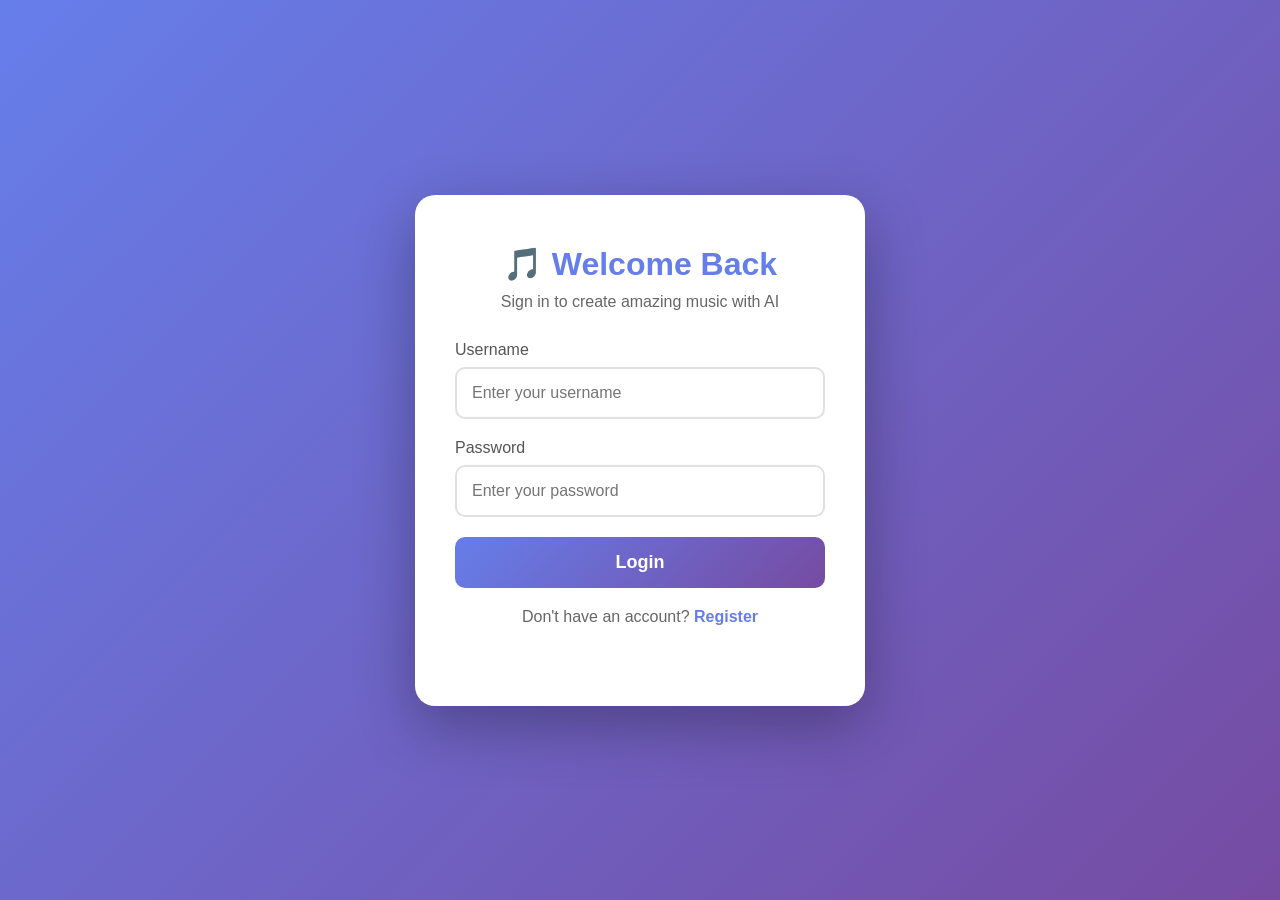
<file: frontend/index.html>
<!DOCTYPE html>
<html lang="en">
<head>
    <meta charset="UTF-8">
    <meta name="viewport" content="width=device-width, initial-scale=1.0">
    <title>AI-Based Music Composition System - Login</title>
    <link rel="stylesheet" href="style.css">
</head>
<body>
    <div class="login-container">
        <div class="auth-box">
            <h2 id="form-title">🎵 Welcome Back</h2>
            <p>Sign in to create amazing music with AI</p>
            <form onsubmit="event.preventDefault(); handleAuth();">
                <div class="input-group">
                    <label for="username">Username</label>
                    <input type="text" id="username" placeholder="Enter your username" required>
                </div>
                <div class="input-group">
                    <label for="password">Password</label>
                    <input type="password" id="password" placeholder="Enter your password" required>
                </div>
                <button type="submit" class="btn-primary" id="auth-btn">Login</button>
            </form>
            <p class="toggle-text" id="toggle-text">
                Don't have an account? <a href="#" onclick="toggleAuth(); return false;">Register</a>
            </p>
        </div>
    </div>
    <script src="script.js"></script>
</body>
</html>
</file>
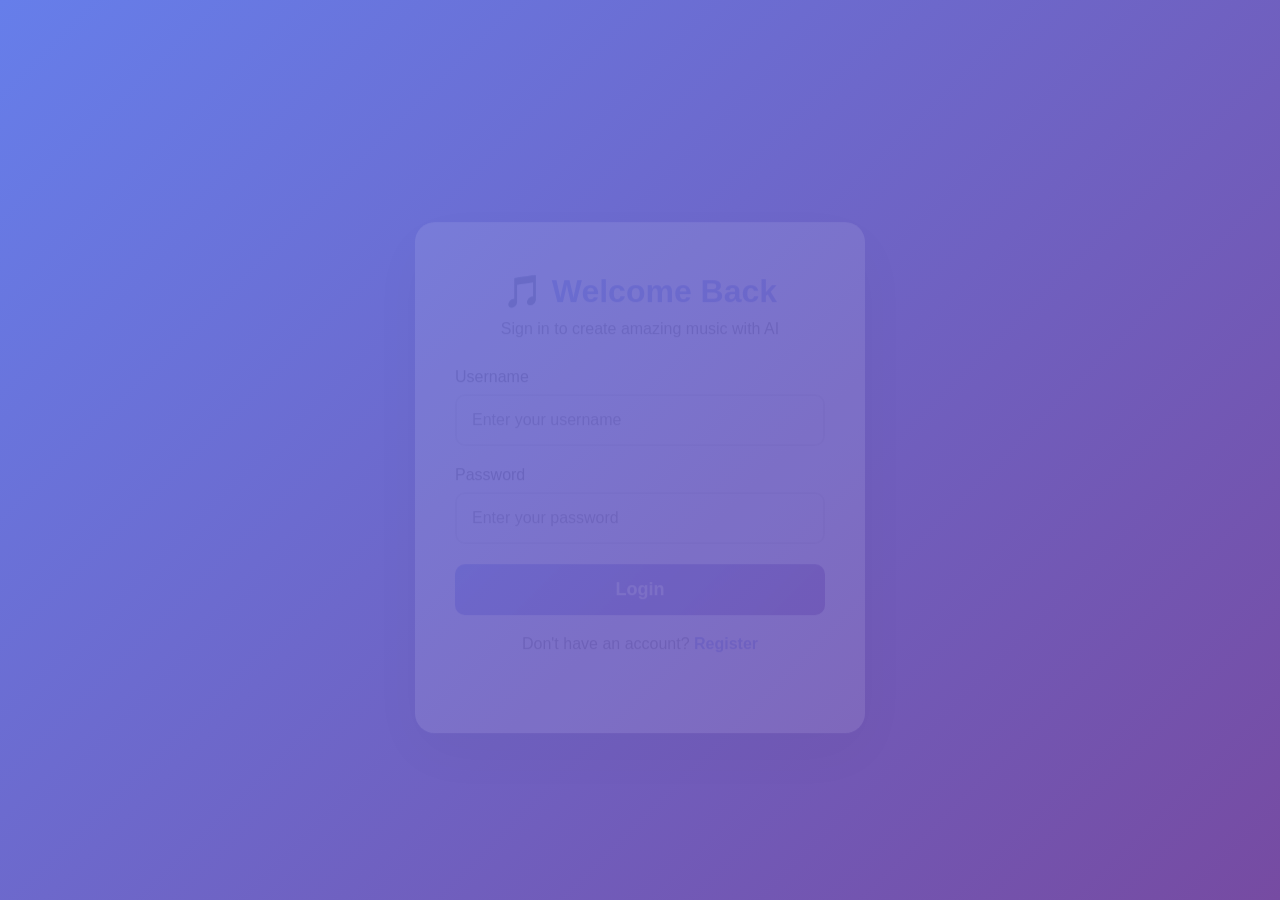
<file: frontend/home.html>
<!DOCTYPE html>
<html lang="en">
<head>
    <meta charset="UTF-8">
    <meta name="viewport" content="width=device-width, initial-scale=1.0">
    <title>AI-Based Music Composition System | Home</title>
    <link rel="stylesheet" href="style.css">
</head>
<body>
    <nav class="navbar">
        <h2>AI-Based Music Composition System</h2>
        <div class="nav-user">
            <span id="user-display">Welcome!</span>
        </div>
        <ul>
            <li><a href="#" class="nav-link active" onclick="showSection('home')">Home</a></li>
            <li><a href="#" class="nav-link" onclick="showSection('history')">History</a></li>
            <li><a href="#" class="nav-link" onclick="showSection('samples')">Samples</a></li>
            <li><a href="#" class="nav-link" onclick="logout()">Logout</a></li>
        </ul>
    </nav>
    <div class="content-wrapper">
        <section id="home" class="section active">
            <!-- How It Works Section -->
            <div class="how-it-works">
                <h3>✨ How It Works</h3>
                <div class="steps-container">
                    <div class="step-card">
                        <div class="step-icon">📝</div>
                        <h4>Step 1: Describe</h4>
                        <p>Enter a text description of the music you want to create. Be creative!</p>
                    </div>
                    <div class="step-card">
                        <div class="step-icon">🤖</div>
                        <h4>Step 2: AI Magic</h4>
                        <p>Our AI processes your prompt and composes unique music just for you.</p>
                    </div>
                    <div class="step-card">
                        <div class="step-icon">🎧</div>
                        <h4>Step 3: Listen</h4>
                        <p>Play your generated music instantly and save it to your history.</p>
                    </div>
                </div>
            </div>
            <!-- Generator Section -->
            <div class="generator">
                <h2>Generate Music from Text 🎶</h2>
                <textarea id="musicPrompt" placeholder="Example: Energetic rock with drums and guitar, upbeat tempo..."></textarea>
                <button onclick="generateMusic()">🎵 Generate Music</button>
                <div id="musicResult"></div>
            </div>
        </section>
        <section id="history" class="section">
            <h2>🎧 Your Music History</h2>
            <ul id="historyList"></ul>
        </section>
        <section id="samples" class="section">
            <h2>🎼 Sample Prompts & Outputs</h2>
            <div class="sample-container">
                <div class="sample">
                    <p><b>Prompt:</b> Energetic rock drums and guitar</p>
                    <audio controls src="http://127.0.0.1:5000/play/energetic_rock_drums_and_guitar_classical_183803"></audio>
                </div>
                <div class="sample">
                    <p><b>Prompt:</b> Romantic calm guitar</p>
                    <audio controls src="http://127.0.0.1:5000/play/romantic_calm_guitar_classical_184435"></audio>
                </div>
                <div class="sample">
                    <p><b>Prompt:</b> Happy and energetic</p>
                    <audio controls src="http://127.0.0.1:5000/play/happy_and_energetic_classical_172257"></audio>
                </div>
            </div>
        </section>
    </div>
    <script src="script.js"></script>
</body>
</html>
</file>
<file: frontend/style.css>
/* ===== GLOBAL STYLES ===== */
* {
    margin: 0;
    padding: 0;
    box-sizing: border-box;
}
body {
    font-family: 'Segoe UI', Tahoma, Geneva, Verdana, sans-serif;
    background: linear-gradient(135deg, #667eea 0%, #764ba2 100%);
    min-height: 100vh;
    color: #333;
}
/* ===== LOGIN PAGE STYLES ===== */
.login-container {
    min-height: 100vh;
    display: flex;
    align-items: center;
    justify-content: center;
    padding: 20px;
}
.auth-box {
    background: white;
    padding: 50px 40px;
    border-radius: 20px;
    box-shadow: 0 20px 60px rgba(0, 0, 0, 0.3);
    max-width: 450px;
    width: 100%;
    animation: slideUp 0.5s ease;
}
@keyframes slideUp {
    from {
        opacity: 0;
        transform: translateY(30px);
    }
    to {
        opacity: 1;
        transform: translateY(0);
    }
}
.auth-box h2 {
    text-align: center;
    color: #667eea;
    margin-bottom: 10px;
    font-size: 2rem;
}
.auth-box p {
    text-align: center;
    color: #666;
    margin-bottom: 30px;
}
.input-group {
    margin-bottom: 20px;
}
.input-group label {
    display: block;
    margin-bottom: 8px;
    color: #555;
    font-weight: 500;
}
.input-group input {
    width: 100%;
    padding: 15px;
    border: 2px solid #e0e0e0;
    border-radius: 10px;
    font-size: 16px;
    transition: all 0.3s;
}
.input-group input:focus {
    outline: none;
    border-color: #667eea;
    box-shadow: 0 0 0 3px rgba(102, 126, 234, 0.1);
}
.btn-primary {
    width: 100%;
    padding: 15px;
    background: linear-gradient(135deg, #667eea 0%, #764ba2 100%);
    color: white;
    border: none;
    border-radius: 10px;
    font-size: 18px;
    font-weight: 600;
    cursor: pointer;
    transition: transform 0.2s, box-shadow 0.2s;
}
.btn-primary:hover {
    transform: translateY(-2px);
    box-shadow: 0 10px 25px rgba(102, 126, 234, 0.4);
}
.btn-primary:active {
    transform: translateY(0);
}
.toggle-text {
    text-align: center;
    margin-top: 20px;
    color: #666;
}
.toggle-text a {
    color: #667eea;
    text-decoration: none;
    font-weight: 600;
}
.toggle-text a:hover {
    text-decoration: underline;
}
/* ===== NAVBAR STYLES ===== */
.navbar {
    background: linear-gradient(135deg, #667eea 0%, #764ba2 100%);
    padding: 20px 40px;
    display: flex;
    justify-content: space-between;
    align-items: center;
    box-shadow: 0 4px 20px rgba(0, 0, 0, 0.1);
    position: sticky;
    top: 0;
    z-index: 1000;
}
.navbar h2 {
    color: white;
    font-size: 1.5rem;
    display: flex;
    align-items: center;
    gap: 10px;
}
.navbar h2::before {
    content: "🎵";
    font-size: 2rem;
}
.nav-user {
    color: white;
    font-weight: 500;
    background: rgba(255, 255, 255, 0.2);
    padding: 8px 20px;
    border-radius: 20px;
    backdrop-filter: blur(10px);
}
.navbar ul {
    display: flex;
    list-style: none;
    gap: 10px;
}
.navbar ul li a {
    color: white;
    text-decoration: none;
    padding: 10px 20px;
    border-radius: 25px;
    transition: all 0.3s;
    font-weight: 500;
}
.navbar ul li a:hover {
    background: rgba(255, 255, 255, 0.2);
    backdrop-filter: blur(10px);
}
.navbar ul li a.active {
    background: white;
    color: #667eea;
}
/* ===== MAIN CONTENT AREA ===== */
.content-wrapper {
    max-width: 1400px;
    margin: 0 auto;
    padding: 40px 20px;
}
.section {
    display: none;
}
.section.active {
    display: block;
    animation: fadeIn 0.5s ease;
}
@keyframes fadeIn {
    from {
        opacity: 0;
        transform: translateY(20px);
    }
    to {
        opacity: 1;
        transform: translateY(0);
    }
}
/* ===== HOW IT WORKS SECTION ===== */
.how-it-works {
    margin-bottom: 50px;
}
.how-it-works h3 {
    text-align: center;
    color: white;
    font-size: 2rem;
    margin-bottom: 40px;
    text-shadow: 2px 2px 4px rgba(0, 0, 0, 0.2);
}
.steps-container {
    display: grid;
    grid-template-columns: repeat(auto-fit, minmax(250px, 1fr));
    gap: 30px;
    margin-bottom: 50px;
}
.step-card {
    background: white;
    padding: 30px;
    border-radius: 20px;
    box-shadow: 0 10px 30px rgba(0, 0, 0, 0.2);
    text-align: center;
    transition: transform 0.3s, box-shadow 0.3s;
}
.step-card:hover {
    transform: translateY(-10px);
    box-shadow: 0 15px 40px rgba(0, 0, 0, 0.3);
}
.step-icon {
    font-size: 3rem;
    margin-bottom: 20px;
}
.step-card h4 {
    color: #667eea;
    font-size: 1.3rem;
    margin-bottom: 15px;
}
.step-card p {
    color: #666;
    line-height: 1.6;
}
/* ===== GENERATOR SECTION ===== */
.generator {
    background: white;
    padding: 40px;
    border-radius: 20px;
    box-shadow: 0 10px 40px rgba(0, 0, 0, 0.2);
    max-width: 800px;
    margin: 0 auto;
}
.generator h2 {
    text-align: center;
    color: #667eea;
    font-size: 2rem;
    margin-bottom: 30px;
}
.generator textarea {
    width: 100%;
    padding: 20px;
    border: 2px solid #e0e0e0;
    border-radius: 15px;
    font-size: 16px;
    font-family: inherit;
    resize: vertical;
    min-height: 120px;
    transition: all 0.3s;
}
.generator textarea:focus {
    outline: none;
    border-color: #667eea;
    box-shadow: 0 0 0 3px rgba(102, 126, 234, 0.1);
}
.generator button {
    width: 100%;
    padding: 18px;
    background: linear-gradient(135deg, #667eea 0%, #764ba2 100%);
    color: white;
    border: none;
    border-radius: 15px;
    font-size: 18px;
    font-weight: 600;
    cursor: pointer;
    margin-top: 20px;
    transition: transform 0.2s, box-shadow 0.2s;
}
.generator button:hover {
    transform: translateY(-2px);
    box-shadow: 0 10px 25px rgba(102, 126, 234, 0.4);
}
.generator button:active {
    transform: translateY(0);
}
#musicResult {
    margin-top: 30px;
}
.music-output {
    padding: 25px;
    background: linear-gradient(135deg, #f5f7fa 0%, #c3cfe2 100%);
    border-radius: 15px;
    box-shadow: 0 5px 15px rgba(0, 0, 0, 0.1);
}
.music-output p {
    margin-bottom: 15px;
    color: #333;
    font-weight: 500;
}
.music-output audio {
    width: 100%;
    border-radius: 10px;
}
/* ===== ENHANCED HISTORY SECTION STYLES ===== */
#history h2 {
    text-align: center;
    color: white;
    font-size: 2rem;
    margin-bottom: 40px;
    text-shadow: 2px 2px 4px rgba(0, 0, 0, 0.2);
}
#historyList {
    list-style: none;
    display: grid;
    grid-template-columns: repeat(auto-fill, minmax(350px, 1fr));
    gap: 25px;
}
/* Enhanced history item with better box styling */
.history-item {
    background: white;
    padding: 25px;
    border-radius: 15px;
    box-shadow: 0 8px 25px rgba(0, 0, 0, 0.15);
    border: 2px solid #e0e0e0;
    transition: all 0.3s ease;
    position: relative;
    overflow: hidden;
}
.history-item::before {
    content: '';
    position: absolute;
    top: 0;
    left: 0;
    right: 0;
    height: 4px;
    background: linear-gradient(135deg, #667eea 0%, #764ba2 100%);
}
.history-item:hover {
    transform: translateY(-8px);
    box-shadow: 0 15px 35px rgba(0, 0, 0, 0.25);
    border-color: #667eea;
}
.history-content {
    display: flex;
    flex-direction: column;
    gap: 15px;
}
.history-prompt {
    color: #333;
    font-size: 1.1rem;
    line-height: 1.4;
    font-weight: 600;
    margin-bottom: 5px;
}
.history-prompt strong {
    color: #667eea;
    font-weight: 700;
}
.history-date {
    color: #777;
    font-size: 0.9rem;
    background: #f8f9fa;
    padding: 8px 12px;
    border-radius: 8px;
    border-left: 3px solid #667eea;
}
.history-audio {
    margin: 10px 0;
}
.history-audio-player {
    width: 100%;
    height: 45px;
    border-radius: 12px;
    background: #f8f9fa;
    border: 1px solid #dee2e6;
}
.history-actions {
    display: flex;
    gap: 10px;
    flex-wrap: wrap;
    margin-top: 10px;
}
.action-btn {
    background: linear-gradient(135deg, #667eea 0%, #764ba2 100%);
    color: white;
    border: none;
    padding: 8px 16px;
    border-radius: 8px;
    cursor: pointer;
    font-size: 0.85rem;
    font-weight: 500;
    transition: all 0.3s ease;
    display: flex;
    align-items: center;
    gap: 5px;
}
.action-btn:hover {
    transform: translateY(-2px);
    box-shadow: 0 5px 15px rgba(102, 126, 234, 0.4);
}
.action-btn:active {
    transform: translateY(0);
}
.delete-btn {
    background: linear-gradient(135deg, #e74c3c 0%, #c0392b 100%);
}
.delete-btn:hover {
    box-shadow: 0 5px 15px rgba(231, 76, 60, 0.35);
}
/* No history message styling */
.no-history {
    text-align: center;
    padding: 60px 40px;
    color: #666;
    background: rgba(255, 255, 255, 0.9);
    border-radius: 15px;
    border: 2px dashed #dee2e6;
    grid-column: 1 / -1;
}
.no-history p {
    margin: 10px 0;
    font-size: 1.1rem;
}
.no-history p:first-child {
    font-size: 1.3rem;
    color: #667eea;
    font-weight: 600;
}
/* Audio player focus states */
.history-audio-player:focus {
    outline: 2px solid #667eea;
    outline-offset: 2px;
}
/* ===== SAMPLES SECTION ===== */
#samples h2 {
    text-align: center;
    color: white;
    font-size: 2rem;
    margin-bottom: 40px;
    text-shadow: 2px 2px 4px rgba(0, 0, 0, 0.2);
}
.sample-container {
    display: grid;
    grid-template-columns: repeat(auto-fill, minmax(350px, 1fr));
    gap: 25px;
}
.sample {
    background: white;
    padding: 25px;
    border-radius: 15px;
    box-shadow: 0 5px 20px rgba(0, 0, 0, 0.2);
    transition: transform 0.3s, box-shadow 0.3s;
}
.sample:hover {
    transform: translateY(-5px);
    box-shadow: 0 10px 30px rgba(0, 0, 0, 0.3);
}
.sample p {
    color: #333;
    margin-bottom: 15px;
    font-size: 1rem;
}
.sample b {
    color: #667eea;
}
.sample audio {
    width: 100%;
    border-radius: 10px;
}
/* ===== RESPONSIVE DESIGN ===== */
@media (max-width: 768px) {
    .navbar {
        flex-direction: column;
        gap: 15px;
        padding: 15px 20px;
    }
    .navbar ul {
        flex-wrap: wrap;
        justify-content: center;
    }
    .steps-container,
    .sample-container,
    #historyList {
        grid-template-columns: 1fr;
    }
    .generator {
        padding: 25px;
    }
    .auth-box {
        padding: 30px 25px;
    }
    .history-item {
        padding: 20px;
    }
    .history-actions {
        justify-content: center;
    }
    .action-btn {
        flex: 1;
        min-width: 120px;
        justify-content: center;
    }
}
/* ===== LOADING ANIMATION ===== */
.loading {
    text-align: center;
    padding: 20px;
}
.loading::after {
    content: "...";
    animation: dots 1.5s steps(4, end) infinite;
}
@keyframes dots {
    0%, 20% { content: "."; }
    40% { content: ".."; }
    60%, 100% { content: "..."; }
}
/* ===== ENHANCED AUDIO RESULT STYLES ===== */
.audio-result {
    background: white;
    border: 2px solid #e0e0e0;
    border-radius: 15px;
    padding: 25px;
    margin-top: 20px;
    box-shadow: 0 8px 25px rgba(0, 0, 0, 0.15);
    position: relative;
    overflow: hidden;
}
.audio-result::before {
    content: '';
    position: absolute;
    top: 0;
    left: 0;
    right: 0;
    height: 4px;
    background: linear-gradient(135deg, #667eea 0%, #764ba2 100%);
}
.success-header {
    background: #d4edda;
    color: #155724;
    padding: 12px 15px;
    border-radius: 8px;
    margin-bottom: 15px;
    font-weight: bold;
    text-align: center;
}
.last-generated-header {
    background: #d1ecf1;
    color: #0c5460;
    padding: 12px 15px;
    border-radius: 8px;
    margin-bottom: 15px;
    font-weight: bold;
    text-align: center;
}
.prompt-display {
    background: #f8f9fa;
    padding: 15px;
    border-radius: 8px;
    margin-bottom: 15px;
    border-left: 4px solid #007bff;
    font-size: 1rem;
}
.audio-player-container {
    margin: 15px 0;
}
.audio-player {
    width: 100%;
    height: 45px;
    border-radius: 12px;
}
.generated-time {
    color: #6c757d;
    font-size: 0.9rem;
}
/* Loading spinner for generation */
.generating-message {
    text-align: center;
    padding: 40px 30px;
    background: #f8f9fa;
    border-radius: 15px;
    margin: 20px 0;
    border: 2px dashed #dee2e6;
}
.loading-spinner {
    border: 4px solid #f3f3f3;
    border-top: 4px solid #007bff;
    border-radius: 50%;
    width: 50px;
    height: 50px;
    animation: spin 1s linear infinite;
    margin: 20px auto;
}
@keyframes spin {
    0% { transform: rotate(0deg); }
    100% { transform: rotate(360deg); }
}
.error-message {
    background: #f8d7da;
    color: #721c24;
    padding: 20px;
    border-radius: 10px;
    margin-top: 15px;
    border: 1px solid #f5c6cb;
    text-align: center;
    font-weight: 500;
}
.welcome-message {
    text-align: center;
    padding: 40px 30px;
    background: #e9ecef;
    border-radius: 15px;
    margin: 20px 0;
    color: #495057;
    border: 2px dashed #ced4da;
}
.welcome-message p {
    margin: 10px 0;
}
/* Animation for new history items */
@keyframes slideInHistory {
    from {
        opacity: 0;
        transform: translateX(-20px);
    }
    to {
        opacity: 1;
        transform: translateX(0);
    }
}
.history-item {
    animation: slideInHistory 0.5s ease;
}
</file>
